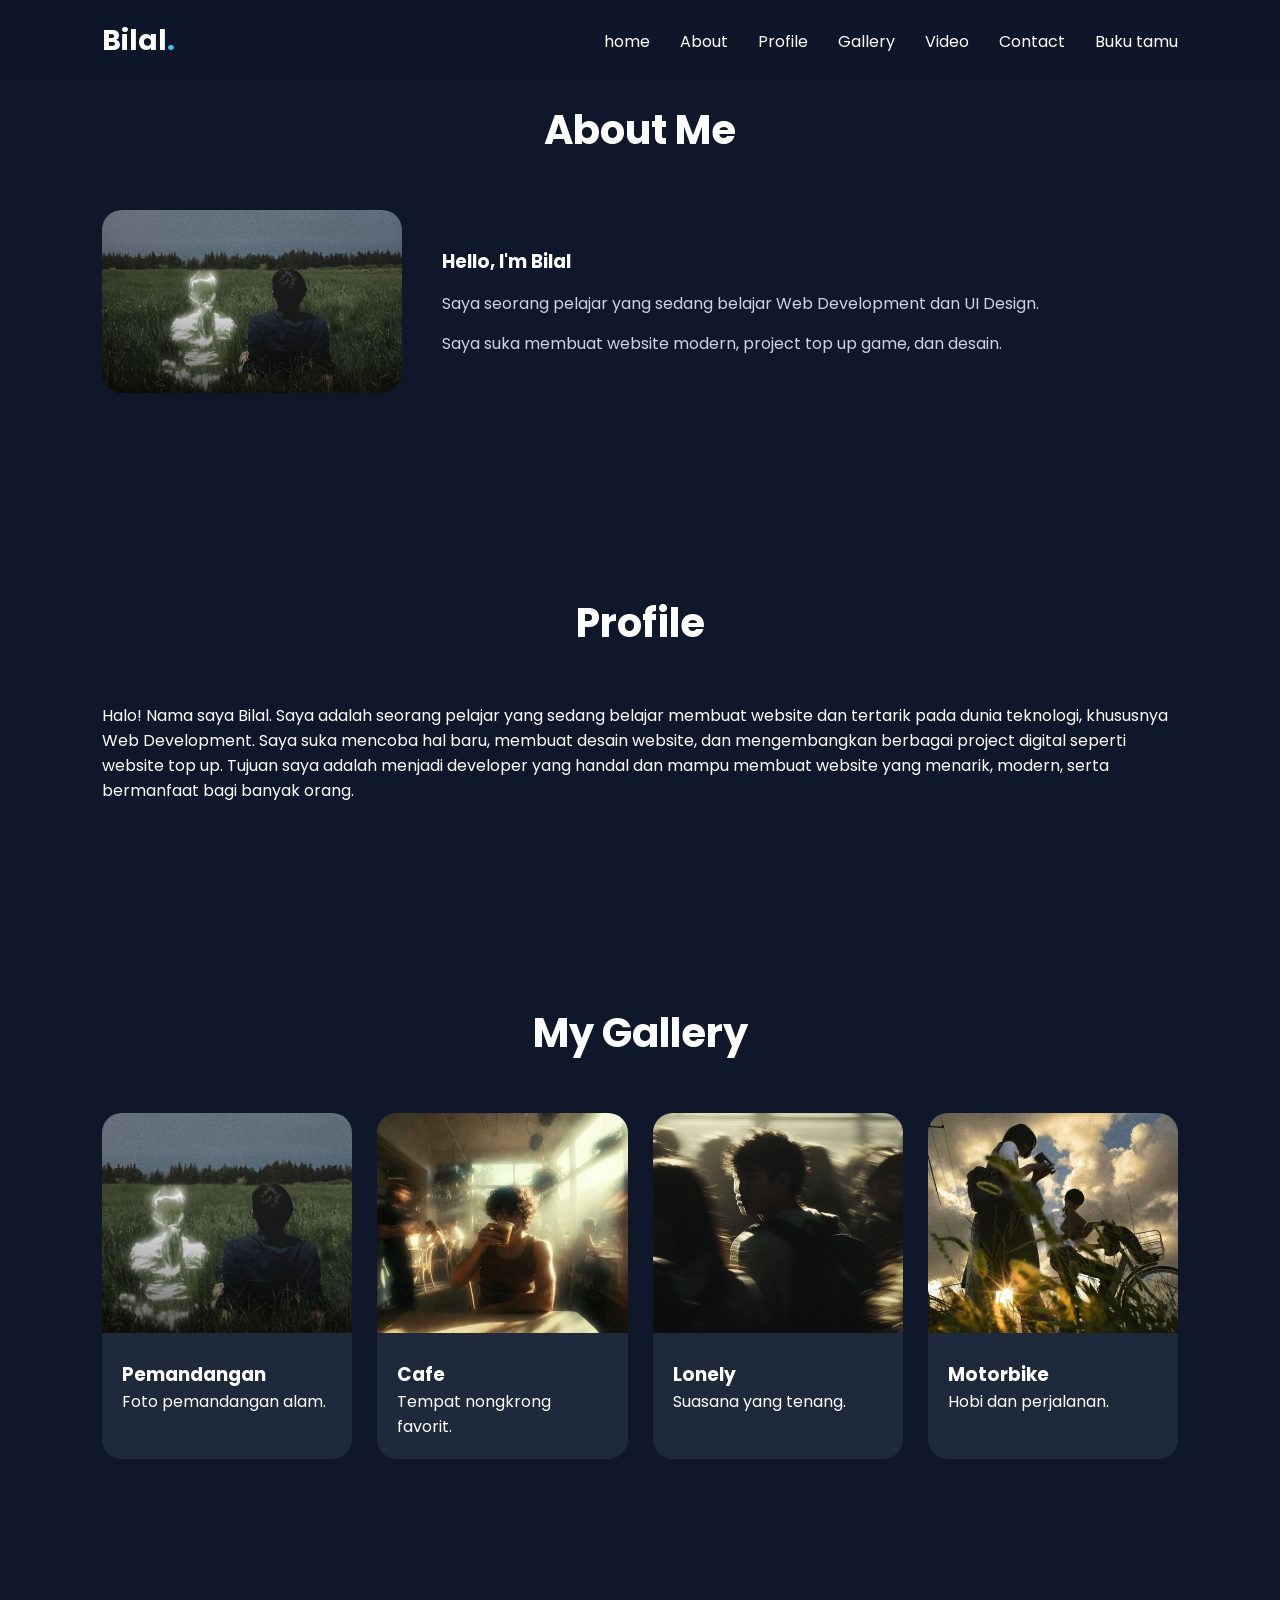
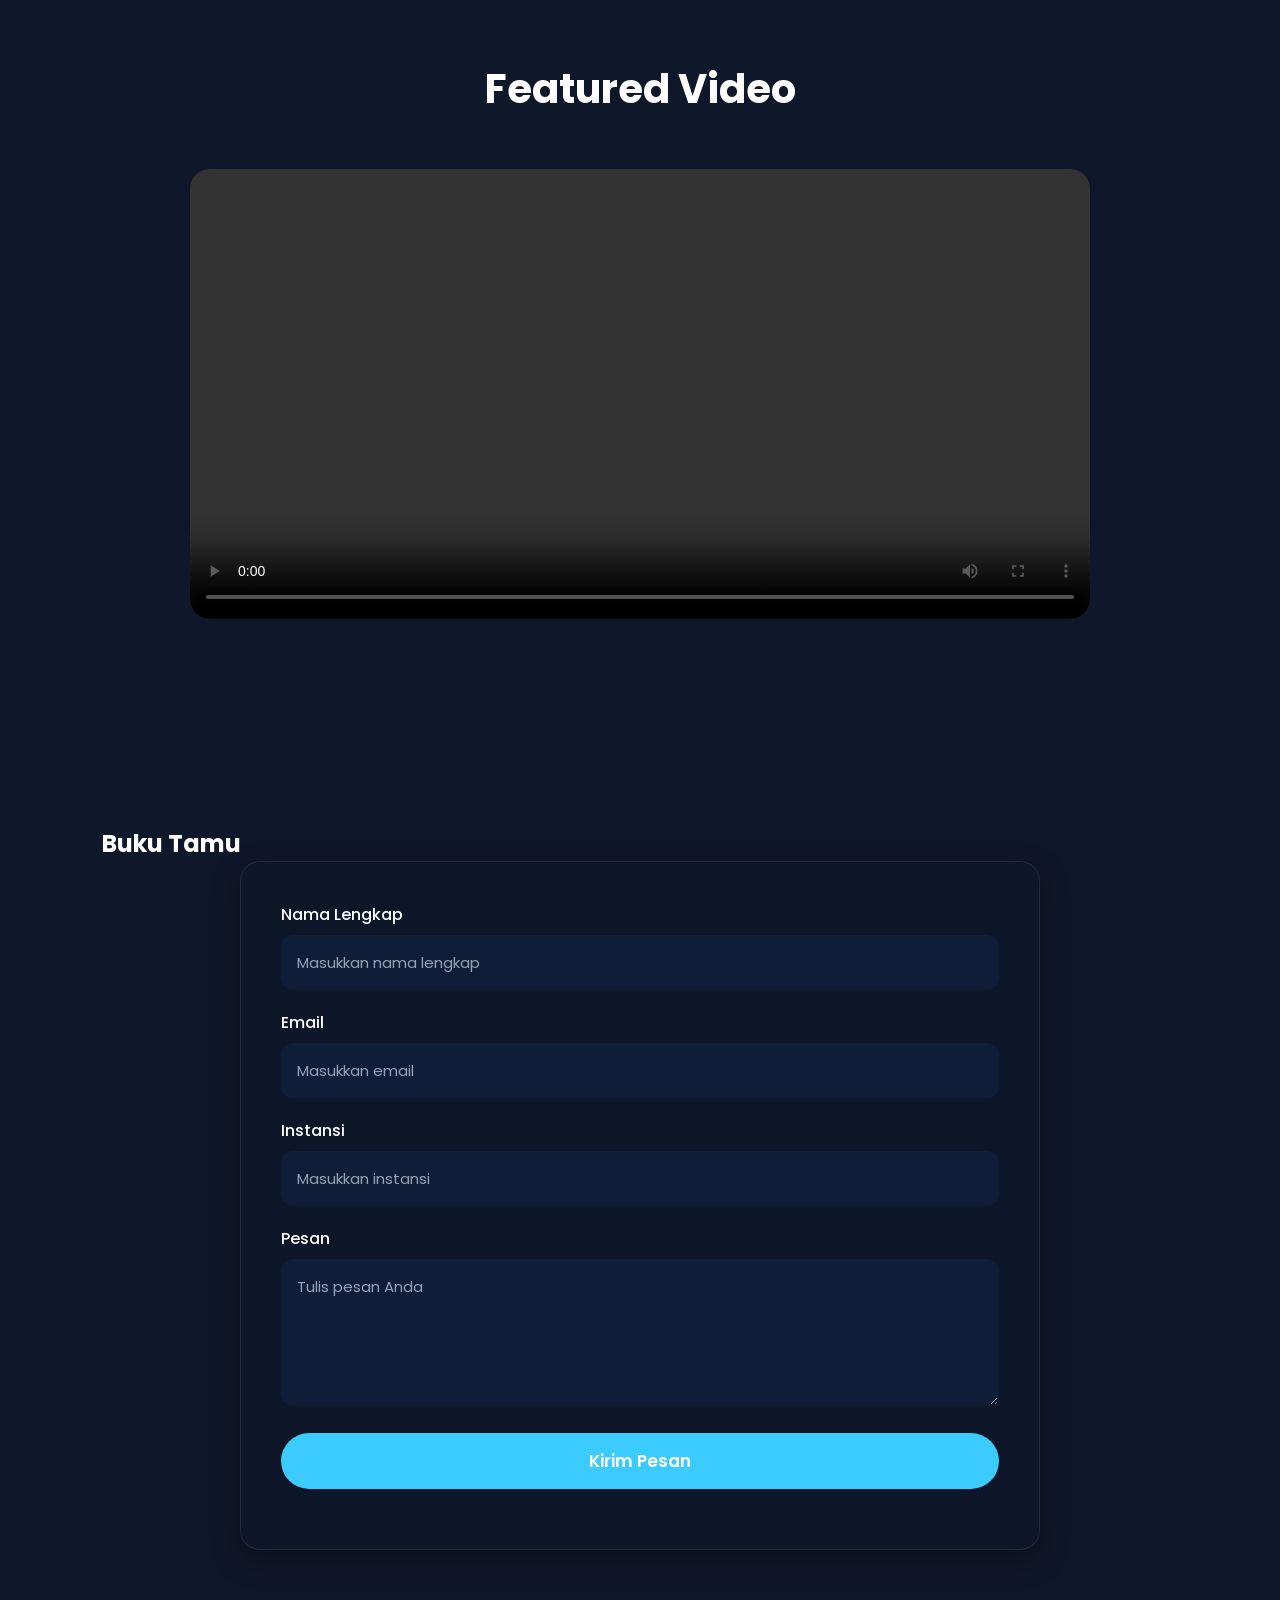
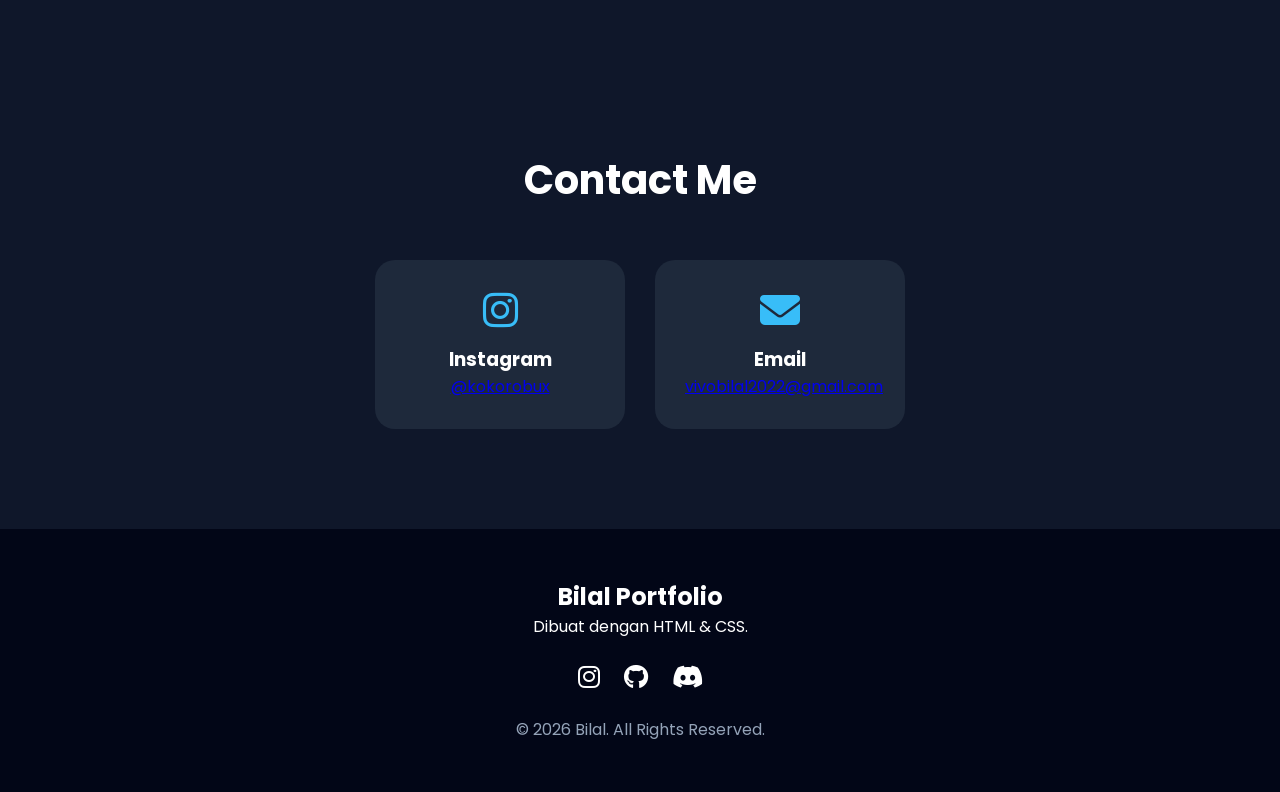
<file: index.html>
<!DOCTYPE html>
<html lang="id">
<head>
    <meta charset="UTF-8">
    <meta name="viewport" content="width=device-width, initial-scale=1.0">
    <title>Bilal Portfolio</title>

    <link rel="stylesheet" href="style.css">

     <link rel="stylesheet"
    href="https://cdnjs.cloudflare.com/ajax/libs/font-awesome/6.5.1/css/all.min.css">
</head>
<body>

    <!-- Navbar -->
    <header>
        <div class="logo">Bilal<span>.</span></div>

        <nav>
            <ul>
                <li><a href="home.html">home</a></li>
                <li><a href="#about">About</a></li>
                <li><a href="#profile">Profile</a></li>
                <li><a href="#gallery">Gallery</a></li>
                <li><a href="#video">Video</a></li>
                <li><a href="#contact">Contact</a></li>
                <li><a href="#bukutamu">Buku tamu</a></li>
            </ul>
        </nav>
    </header>

    <!-- About -->
    <section class="about" id="about">

        <div class="section-title">
            <h2>About Me</h2>
        </div>

        <div class="about-box">

            <img src="asset/Gambar/gambar1.jpg" alt="Profile">

            <div class="about-text">

                <h3>Hello, I'm Bilal</h3>

                <p>
                    Saya seorang pelajar yang sedang belajar
                    Web Development dan UI Design.
                </p>

                <p>
                    Saya suka membuat website modern,
                    project top up game, dan desain.
                </p>

            </div>

        </div>

    </section>

    <!-- Profile -->
    <section id="profile">

        <div class="section-title">
            <h2>Profile</h2>
        </div>

        <p>
            Halo! Nama saya <span>Bilal</span>. Saya adalah seorang pelajar yang
            sedang belajar membuat website dan tertarik pada dunia teknologi,
            khususnya <span>Web Development</span>.

            Saya suka mencoba hal baru, membuat desain website, dan mengembangkan
            berbagai project digital seperti website top up.

            Tujuan saya adalah menjadi developer yang handal dan mampu membuat
            website yang menarik, modern, serta bermanfaat bagi banyak orang.
        </p>
        
    </section>

    <!-- Gallery -->
    <section id="gallery">

        <div class="section-title">
            <h2>My Gallery</h2>
        </div>

        <div class="gallery-container">

            <div class="card">
                <img src="asset/Gambar/gambar1.jpg" alt="">
                <div class="card-content">
                    <h3>Pemandangan</h3>
                    <p>Foto pemandangan alam.</p>
                </div>
            </div>

            <div class="card">
                <img src="asset/Gambar/gambar2.jpg" alt="">
                <div class="card-content">
                    <h3>Cafe</h3>
                    <p>Tempat nongkrong favorit.</p>
                </div>
            </div>

            <div class="card">
                <img src="asset/Gambar/gambar3.jpg" alt="">
                <div class="card-content">
                    <h3>Lonely</h3>
                    <p>Suasana yang tenang.</p>
                </div>
            </div>

            <div class="card">
                <img src="asset/Gambar/gambar4.jpg" alt="">
                <div class="card-content">
                    <h3>Motorbike</h3>
                    <p>Hobi dan perjalanan.</p>
                </div>
            </div>

        </div>

    </section>

    <!-- Video -->
    <section id="video">

        <div class="section-title">
            <h2>Featured Video</h2>
        </div>

        <div class="video-container">

            <video controls>
                <source src="asset/Video/8a2b8d989ba8f3edea8fe3ac79a9a1c3_720w.mp4" type="video/mp4">
            </video>

        </div>

    </section>

    <!-- Buku tamu -->
     <section id="bukutamu">
  <h2>Buku Tamu</h2>

  <div class="guestbook">
    <form action="#" method="post">
      <div class="form-group">
        <label for="nama">Nama Lengkap</label>
        <input type="text" id="nama" name="nama" placeholder="Masukkan nama lengkap" required />
      </div>

      <div class="form-group">
        <label for="email">Email</label>
        <input type="email" id="email" name="email" placeholder="Masukkan email" required />
      </div>

      <div class="form-group">
        <label for="instansi">Instansi</label>
        <input type="text" id="instansi" name="instansi" placeholder="Masukkan instansi" />
      </div>

      <div class="form-group">
        <label for="pesan">Pesan</label>
        <textarea id="pesan" name="pesan" rows="5" placeholder="Tulis pesan Anda" required></textarea>
      </div>

      <div class="form-group">
        <button type="submit">Kirim Pesan</button>
      </div>
    </form>
  </div>
</section>

    <!-- Contact -->
    <section id="contact">

        <div class="section-title">
            <h2>Contact Me</h2>
        </div>

        <div class="contact-box">

            <div class="contact-card">
                <i class="fa-brands fa-instagram"></i>
                <h3>Instagram</h3>
                 <P><a href="https://www.instagram.com/kokorobux">@kokorobux</a></P>
            </div>

            <div class="contact-card">
                <i class="fa-solid fa-envelope"></i>
                <h3>Email</h3>
                <P><a href="vivobilal2022@gmail.com">vivobilal2022@gmail.com</a></P>
            </div>

        </div>

    </section>

    <!-- Footer -->
    <footer>

        <div class="footer-content">

            <h2>Bilal Portfolio</h2>

            <p>
                Dibuat dengan HTML & CSS.
            </p>

            <div class="socials">
                <a href="#"><i class="fa-brands fa-instagram"></i></a>
                <a href="#"><i class="fa-brands fa-github"></i></a>
                <a href="#"><i class="fa-brands fa-discord"></i></a>
            </div>

            <p class="copyright">
                © 2026 Bilal. All Rights Reserved.
            </p>

        </div>

    </footer>

</body>
</html>
</file>
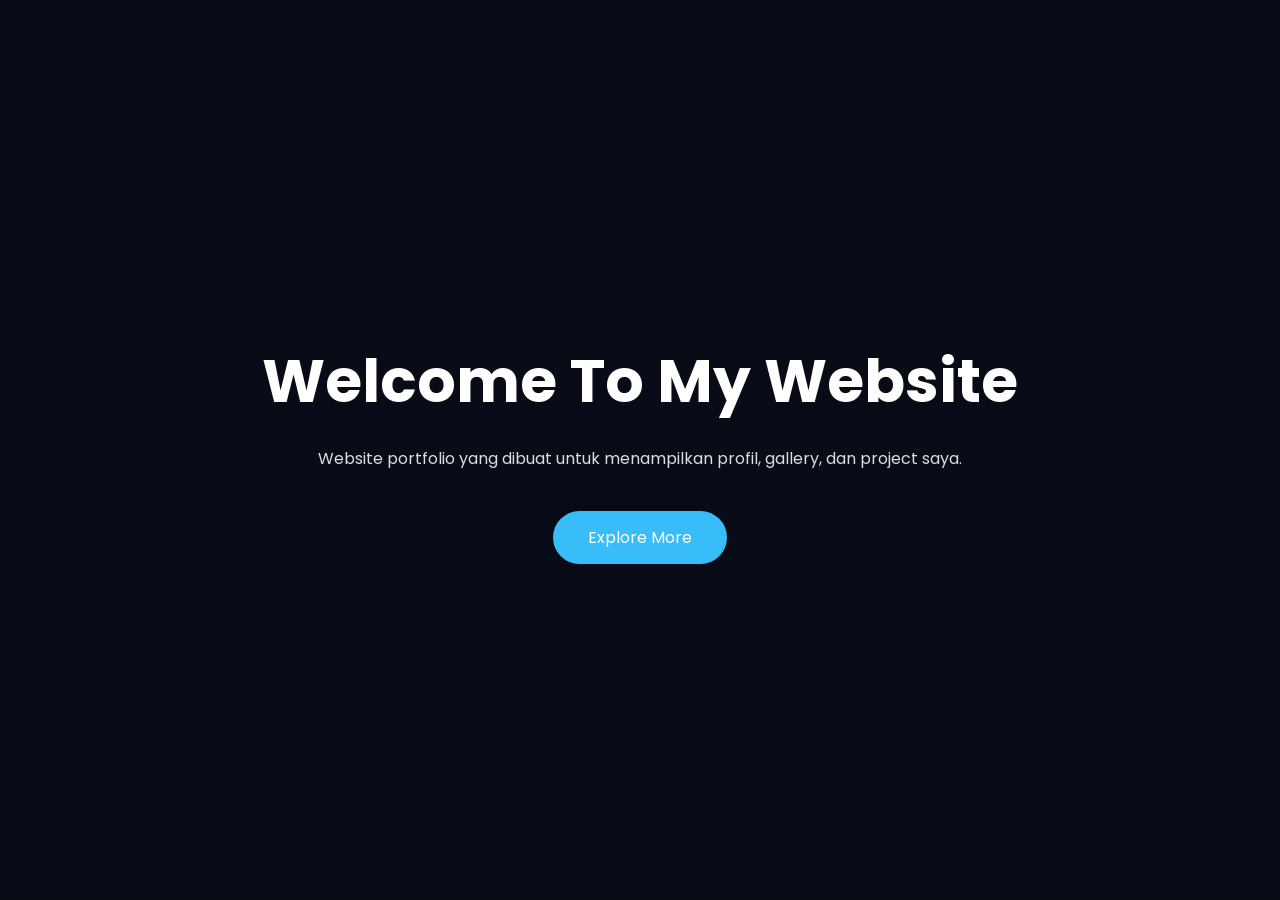
<file: home.html>
<!DOCTYPE html>
<html lang="en">
<head>
    <meta charset="UTF-8">
    <meta name="viewport" content="width=device-width, initial-scale=1.0">
    <title>Document</title>
    <link rel="stylesheet" href="style.css">

    <link rel="stylesheet"
    href="https://cdnjs.cloudflare.com/ajax/libs/font-awesome/6.5.1/css/all.min.css">

    <link href="https://fonts.googleapis.com/css2?family=Bitcount+Prop+Single:wght@100..900&family=Lora:ital,wght@0,400..700;1,400..700&display=swap" rel="stylesheet">
</head>
<body>
    <section class="hero">
    <div class="hero-content">
        <h1>Welcome To My Website</h1>
        <p>
            Website portfolio yang dibuat untuk menampilkan profil,
            gallery, dan project saya.
        </p>

        <a href="index.html" class="btn">
            Explore More
        </a>
    </div>
</section>
</body>
</html>
</file>
<file: style.css>
@import url('https://fonts.googleapis.com/css2?family=Poppins:wght@300;400;500;600;700&display=swap');

*{
    margin:0;
    padding:0;
    box-sizing:border-box;
    font-family:'Poppins',sans-serif;
}

html{
    scroll-behavior:smooth;
}

body{
    background:#0f172a;
    color:white;
}

/* Navbar */

header{
    position:fixed;
    top:0;
    width:100%;
    padding:20px 8%;
    display:flex;
    justify-content:space-between;
    align-items:center;
    background:rgba(15,23,42,.9);
    backdrop-filter:blur(10px);
    z-index:1000;
}

.logo{
    font-size:28px;
    font-weight:700;
}

.logo span{
    color:#38bdf8;
}

nav ul{
    display:flex;
    list-style:none;
    gap:30px;
}

nav a{
    color:white;
    text-decoration:none;
    transition:.3s;
}

nav a:hover{
    color:#38bdf8;
}

/* Hero */

.hero{
    min-height:100vh;
    display:flex;
    justify-content:center;
    align-items:center;
    text-align:center;
    padding:20px;
    background:
    linear-gradient(rgba(0,0,0,.5),rgba(0,0,0,.5)),
    url('https://images.unsplash.com/photo-1518770660439-4636190af475');
    background-size:cover;
}

.hero h1{
    font-size:60px;
}

.hero p{
    max-width:700px;
    margin:20px auto;
    color:#ddd;
}

.btn{
    display:inline-block;
    padding:14px 35px;
    background:#38bdf8;
    border-radius:30px;
    color:white;
    text-decoration:none;
    margin-top:20px;
}

/* Section */

section{
    padding:100px 8%;
}

.section-title{
    text-align:center;
    margin-bottom:50px;
}

.section-title h2{
    font-size:40px;
}

/* About */

.about-box{
    display:flex;
    gap:40px;
    align-items:center;
}

.about-box img{
    width:300px;
    border-radius:20px;
}

.about-text p{
    color:#cbd5e1;
    margin-top:15px;
}

/* Gallery */

.gallery-container{
    display:grid;
    grid-template-columns:repeat(auto-fit,minmax(250px,1fr));
    gap:25px;
}

.card{
    background:#1e293b;
    border-radius:20px;
    overflow:hidden;
    transition:.4s;
}

.card:hover{
    transform:translateY(-10px);
}

.card img{
    width:100%;
    height:220px;
    object-fit:cover;
}

.card-content{
    padding:20px;
}

/* Video */

.video-container{
    max-width:900px;
    margin:auto;
}

.video-container video{
    width:100%;
    border-radius:20px;
}

/* Contact */

.contact-box{
    display:flex;
    justify-content:center;
    gap:30px;
    flex-wrap:wrap;
}

.contact-card{
    background:#1e293b;
    width:250px;
    padding:30px;
    border-radius:20px;
    text-align:center;
}

.contact-card i{
    font-size:40px;
    color:#38bdf8;
    margin-bottom:15px;
}

/* Footer */

footer{
    background:#020617;
    padding:50px 20px;
    text-align:center;
}

.socials{
    margin:20px 0;
}

.socials a{
    color:white;
    font-size:25px;
    margin:0 10px;
    transition:.3s;
}

.socials a:hover{
    color:#38bdf8;
}

.copyright{
    color:#94a3b8;
}

/* Responsive */

@media(max-width:768px){

    header{
        flex-direction:column;
        gap:15px;
    }

    nav ul{
        gap:15px;
        flex-wrap:wrap;
        justify-content:center;
    }

    .hero h1{
        font-size:40px;
    }

    .about-box{
        flex-direction:column;
        text-align:center;
    }

    .about-box img{
        width:250px;
    }
}
/* BUKU TAMU */

#Bukutamu{
    background:rgba(15,23,42,.9);
    padding:100px 8%;
}

#Bukutamu h2{
    text-align:center;
    font-size:40px;
    color:#fff;
    margin-bottom:50px;
    position:relative;
}

#Bukutamu h2::after{
    content:'';
    width:90px;
    height:4px;
    background:#3bcbff;
    display:block;
    margin:12px auto;
    border-radius:10px;
}

.guestbook{
    max-width:800px;
    margin:auto;
    background: rgba(15,23,42,.9);
    padding:40px;
    border-radius:20px;
    border:1px solid rgba(255,255,255,0.08);
    box-shadow:0 10px 30px rgba(0,0,0,.3);
}

.form-group{
    margin-bottom:20px;
}

.form-group label{
    display:block;
    margin-bottom:8px;
    color:#fff;
    font-weight:500;
}

.form-group input,
.form-group textarea{
    width:100%;
    padding:15px;
    border:none;
    outline:none;
    border-radius:12px;
    background:#0f1d38;
    color:#fff;
    font-size:15px;
    border:1px solid transparent;
    transition:.3s;
}

.form-group input::placeholder,
.form-group textarea::placeholder{
    color:#94a3b8;
}

.form-group input:focus,
.form-group textarea:focus{
    border:1px solid #3bcbff;
    box-shadow:0 0 15px rgba(59,203,255,.25);
}

.form-group textarea{
    resize:vertical;
    min-height:140px;
}

.form-group button{
    width:100%;
    padding:15px;
    border:none;
    border-radius:50px;
    background:#3bcbff;
    color:white;
    font-size:17px;
    font-weight:600;
    cursor:pointer;
    transition:.3s;
}

.form-group button:hover{
    background:#22c1ff;
    transform:translateY(-3px);
    box-shadow:0 8px 20px rgba(59,203,255,.35);
}
</file>
